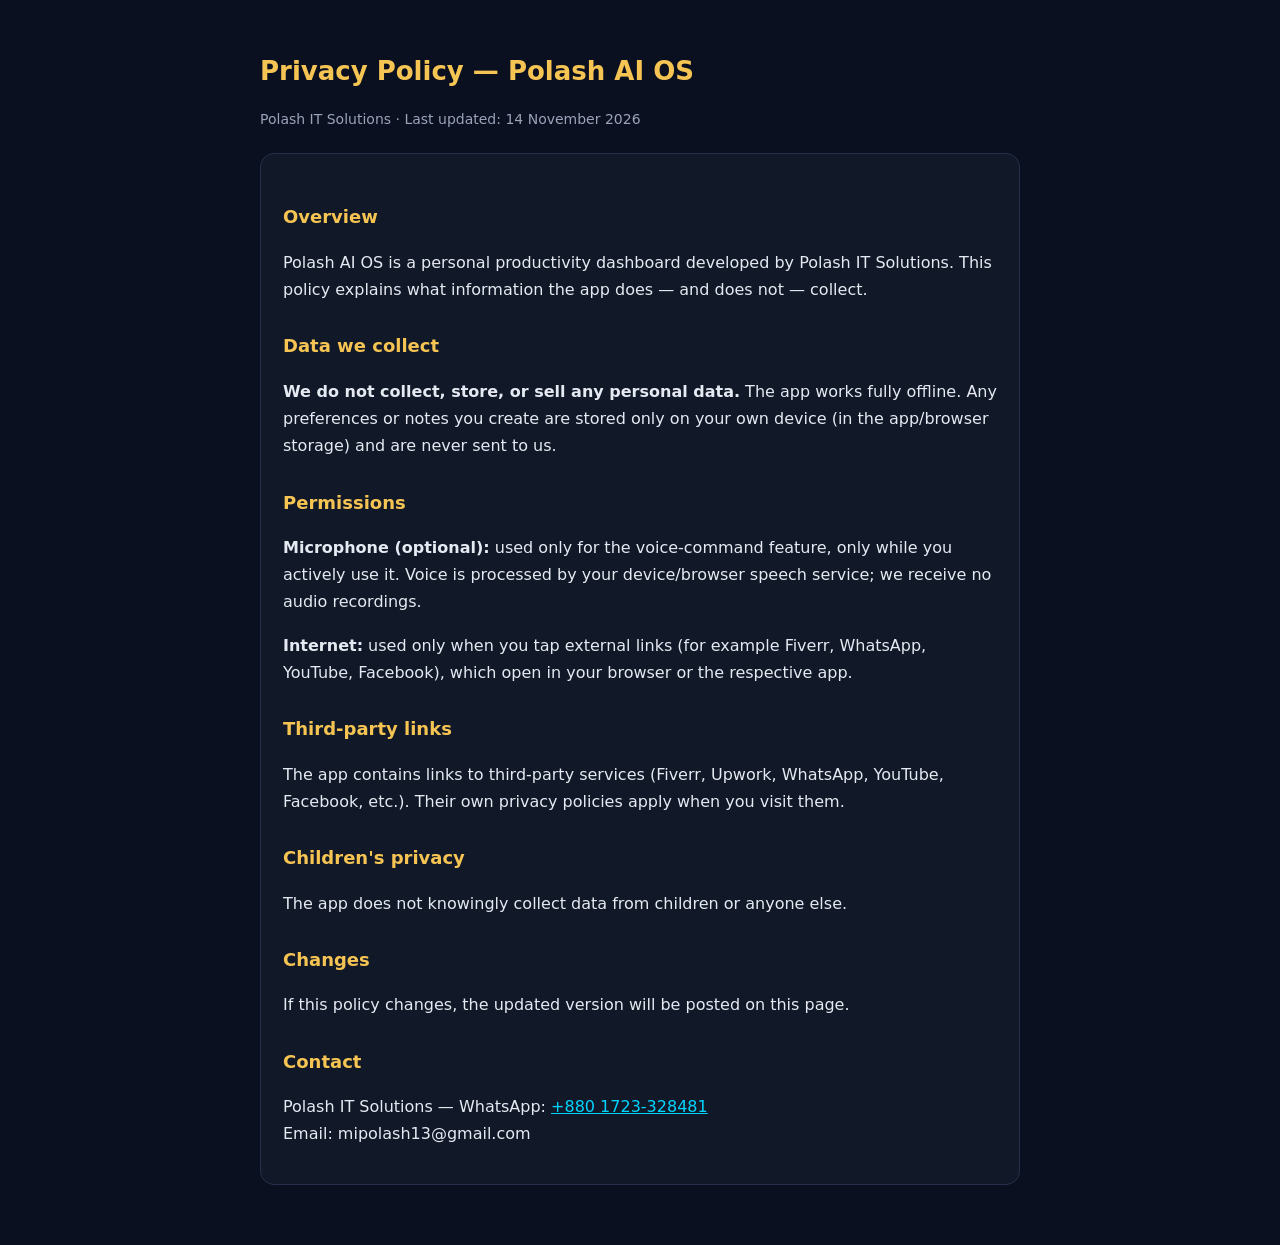
<file: privacy-policy.html>
<!DOCTYPE html>
<html lang="en">
<head>
<meta charset="UTF-8">
<meta name="viewport" content="width=device-width, initial-scale=1">
<title>Privacy Policy — Polash AI OS</title>
<style>
  body{margin:0;font-family:system-ui,-apple-system,"Segoe UI",sans-serif;background:#0b1020;color:#e5e9f2;line-height:1.7}
  .wrap{max-width:760px;margin:0 auto;padding:32px 20px 60px}
  h1{color:#f6c453;font-size:26px;margin-bottom:4px}
  h2{color:#f6c453;font-size:18px;margin-top:28px}
  .muted{color:#9aa3b8;font-size:14px}
  a{color:#00d4ff}
  .card{background:#111827;border:1px solid #263048;border-radius:14px;padding:20px 22px;margin-top:22px}
</style>
</head>
<body>
<div class="wrap">
  <h1>Privacy Policy — Polash AI OS</h1>
  <p class="muted">Polash IT Solutions · Last updated: 14 November 2026</p>

  <div class="card">
    <h2>Overview</h2>
    <p>Polash AI OS is a personal productivity dashboard developed by Polash IT Solutions. This policy explains what information the app does — and does not — collect.</p>

    <h2>Data we collect</h2>
    <p><strong>We do not collect, store, or sell any personal data.</strong> The app works fully offline. Any preferences or notes you create are stored only on your own device (in the app/browser storage) and are never sent to us.</p>

    <h2>Permissions</h2>
    <p><strong>Microphone (optional):</strong> used only for the voice-command feature, only while you actively use it. Voice is processed by your device/browser speech service; we receive no audio recordings.</p>
    <p><strong>Internet:</strong> used only when you tap external links (for example Fiverr, WhatsApp, YouTube, Facebook), which open in your browser or the respective app.</p>

    <h2>Third-party links</h2>
    <p>The app contains links to third-party services (Fiverr, Upwork, WhatsApp, YouTube, Facebook, etc.). Their own privacy policies apply when you visit them.</p>

    <h2>Children's privacy</h2>
    <p>The app does not knowingly collect data from children or anyone else.</p>

    <h2>Changes</h2>
    <p>If this policy changes, the updated version will be posted on this page.</p>

    <h2>Contact</h2>
    <p>Polash IT Solutions — WhatsApp: <a href="https://wa.me/8801723328481">+880 1723-328481</a><br>
    Email: mipolash13@gmail.com</p>
  </div>
</div>
</body>
</html>
</file>
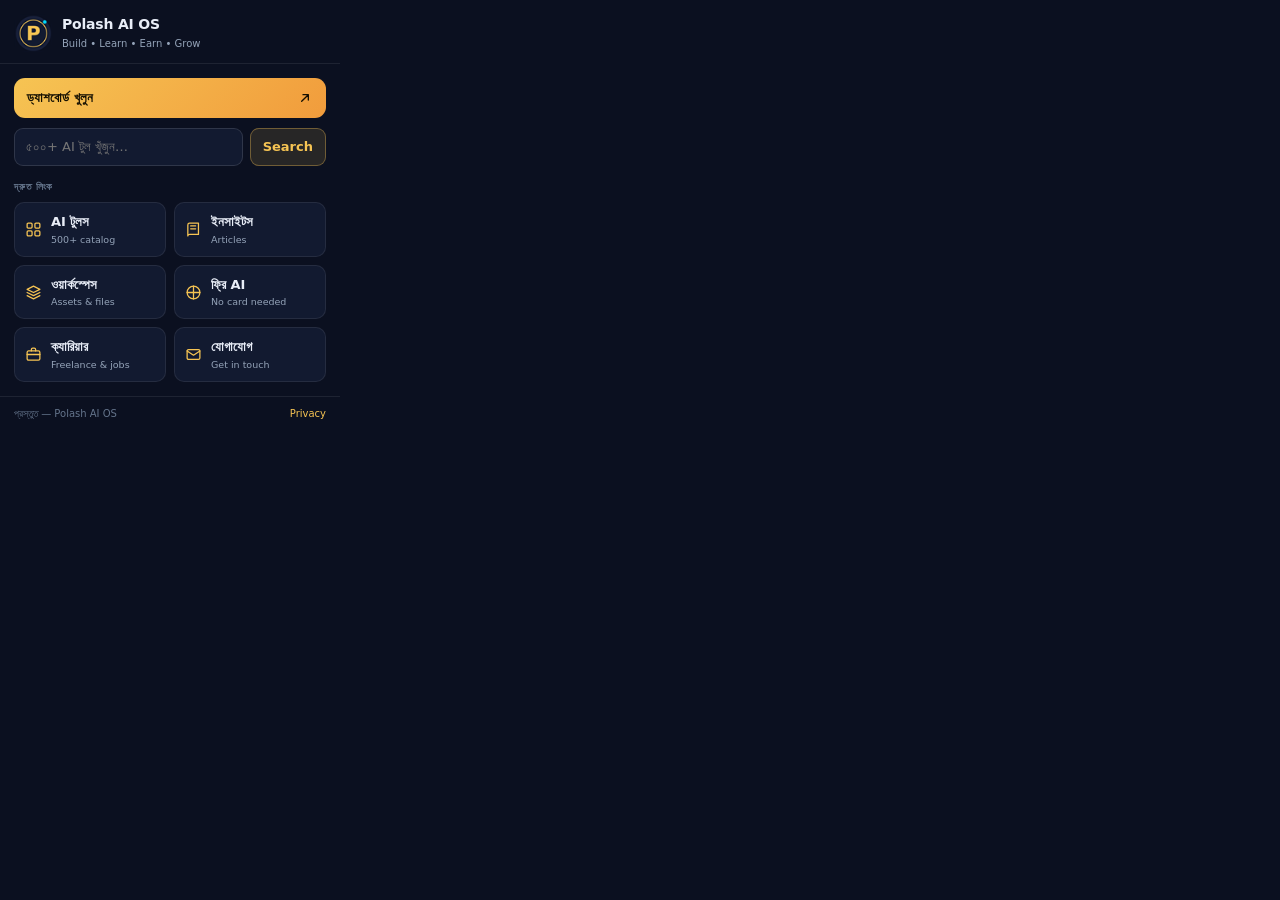
<file: chrome-extension/popup.html>
<!doctype html>
<html lang="bn">
<head>
    <meta charset="utf-8">
    <meta name="viewport" content="width=device-width, initial-scale=1">
    <title>Polash AI OS</title>
    <link rel="stylesheet" href="popup.css">
</head>
<body>
    <div class="head">
        <img src="icons/icon-48.png" alt="">
        <div>
            <b>Polash AI OS</b>
            <span>Build • Learn • Earn • Grow</span>
        </div>
    </div>

    <button class="primary" id="open">
        <span>ড্যাশবোর্ড খুলুন</span>
        <svg viewBox="0 0 24 24" aria-hidden="true"><path d="M7 17 17 7M9 7h8v8"/></svg>
    </button>

    <div class="search">
        <input id="q" type="search" placeholder="৫০০+ AI টুল খুঁজুন…" autocomplete="off">
        <button id="find" title="Search">Search</button>
    </div>

    <div class="label">দ্রুত লিংক</div>
    <div class="grid">
        <button data-route="tools">
            <svg viewBox="0 0 24 24" aria-hidden="true"><rect x="3" y="3" width="7" height="7" rx="1.5"/><rect x="14" y="3" width="7" height="7" rx="1.5"/><rect x="3" y="14" width="7" height="7" rx="1.5"/><rect x="14" y="14" width="7" height="7" rx="1.5"/></svg>
            <span>AI টুলস<small>500+ catalog</small></span>
        </button>
        <button data-route="blog">
            <svg viewBox="0 0 24 24" aria-hidden="true"><path d="M4 5.5A2.5 2.5 0 0 1 6.5 3H19v16H6.5A2.5 2.5 0 0 0 4 21z"/><path d="M8 7h7M8 11h7"/></svg>
            <span>ইনসাইটস<small>Articles</small></span>
        </button>
        <button data-route="workspace">
            <svg viewBox="0 0 24 24" aria-hidden="true"><path d="M3 7.5 12 3l9 4.5-9 4.5z"/><path d="m3 12 9 4.5 9-4.5M3 16.5 12 21l9-4.5"/></svg>
            <span>ওয়ার্কস্পেস<small>Assets & files</small></span>
        </button>
        <button data-route="aifree">
            <svg viewBox="0 0 24 24" aria-hidden="true"><path d="M12 3v18M3 12h18"/><circle cx="12" cy="12" r="9"/></svg>
            <span>ফ্রি AI<small>No card needed</small></span>
        </button>
        <button data-route="career">
            <svg viewBox="0 0 24 24" aria-hidden="true"><rect x="3" y="7" width="18" height="13" rx="2"/><path d="M9 7V5a2 2 0 0 1 2-2h2a2 2 0 0 1 2 2v2M3 12h18"/></svg>
            <span>ক্যারিয়ার<small>Freelance & jobs</small></span>
        </button>
        <button data-route="contact">
            <svg viewBox="0 0 24 24" aria-hidden="true"><rect x="3" y="5" width="18" height="14" rx="2"/><path d="m3 7 9 6 9-6"/></svg>
            <span>যোগাযোগ<small>Get in touch</small></span>
        </button>
    </div>

    <div class="foot">
        <span id="status">সাইটের সাথে সংযুক্ত</span>
        <a href="https://mipolash-prog.github.io/polash-ai-os/privacy-policy.html" target="_blank" rel="noopener">Privacy</a>
    </div>

    <script src="popup.js"></script>
</body>
</html>
</file>
<file: chrome-extension/popup.css>
* {
    box-sizing: border-box
}

body {
    width: 340px;
    margin: 0;
    background: #0b1020;
    color: #e8edf7;
    font: 13px/1.4 "Noto Sans Bengali", system-ui, -apple-system, "Segoe UI", sans-serif
}

.head {
    display: flex;
    align-items: center;
    gap: 10px;
    padding: 14px 14px 11px;
    border-bottom: 1px solid rgba(255, 255, 255, .08)
}

.head img {
    width: 38px;
    height: 38px;
    border-radius: 10px
}

.head b {
    display: block;
    font-size: 14px;
    letter-spacing: -.2px
}

.head span {
    display: block;
    margin-top: 2px;
    font-size: 10px;
    color: #94a3b8
}

.primary {
    display: flex;
    align-items: center;
    justify-content: space-between;
    width: calc(100% - 28px);
    margin: 14px 14px 10px;
    padding: 11px 13px;
    border: 0;
    border-radius: 11px;
    background: linear-gradient(135deg, #f6c453, #f19c3c);
    color: #151002;
    font: inherit;
    font-weight: 800;
    cursor: pointer
}

.primary:hover {
    filter: brightness(1.08)
}

.primary svg {
    width: 16px;
    height: 16px;
    fill: none;
    stroke: currentColor;
    stroke-width: 2;
    stroke-linecap: round;
    stroke-linejoin: round
}

.search {
    display: flex;
    gap: 7px;
    margin: 0 14px 14px
}

.search input {
    flex: 1;
    min-width: 0;
    padding: 9px 11px;
    border: 1px solid rgba(255, 255, 255, .12);
    border-radius: 9px;
    background: #121a30;
    color: #e8edf7;
    font: inherit;
    outline: none
}

.search input:focus {
    border-color: #f6c453
}

.search button {
    padding: 0 12px;
    border: 1px solid rgba(246, 196, 83, .35);
    border-radius: 9px;
    background: rgba(246, 196, 83, .12);
    color: #f6c453;
    font: inherit;
    font-weight: 750;
    cursor: pointer
}

.label {
    padding: 0 14px 8px;
    font-size: 10px;
    font-weight: 800;
    letter-spacing: .8px;
    text-transform: uppercase;
    color: #64748b
}

.grid {
    display: grid;
    grid-template-columns: 1fr 1fr;
    gap: 8px;
    padding: 0 14px 14px
}

.grid button {
    display: flex;
    align-items: center;
    gap: 9px;
    padding: 10px;
    border: 1px solid rgba(255, 255, 255, .08);
    border-radius: 10px;
    background: #121a30;
    color: #e8edf7;
    text-align: left;
    font: inherit;
    font-weight: 700;
    cursor: pointer
}

.grid button:hover {
    border-color: rgba(246, 196, 83, .5);
    background: #18223d
}

.grid svg {
    flex: 0 0 auto;
    width: 17px;
    height: 17px;
    fill: none;
    stroke: #f6c453;
    stroke-width: 1.8;
    stroke-linecap: round;
    stroke-linejoin: round
}

.grid small {
    display: block;
    margin-top: 1px;
    font-size: 9.5px;
    font-weight: 500;
    color: #94a3b8
}

.foot {
    display: flex;
    align-items: center;
    justify-content: space-between;
    padding: 10px 14px;
    border-top: 1px solid rgba(255, 255, 255, .08);
    font-size: 10px;
    color: #64748b
}

.foot a {
    color: #f6c453;
    text-decoration: none
}
</file>
